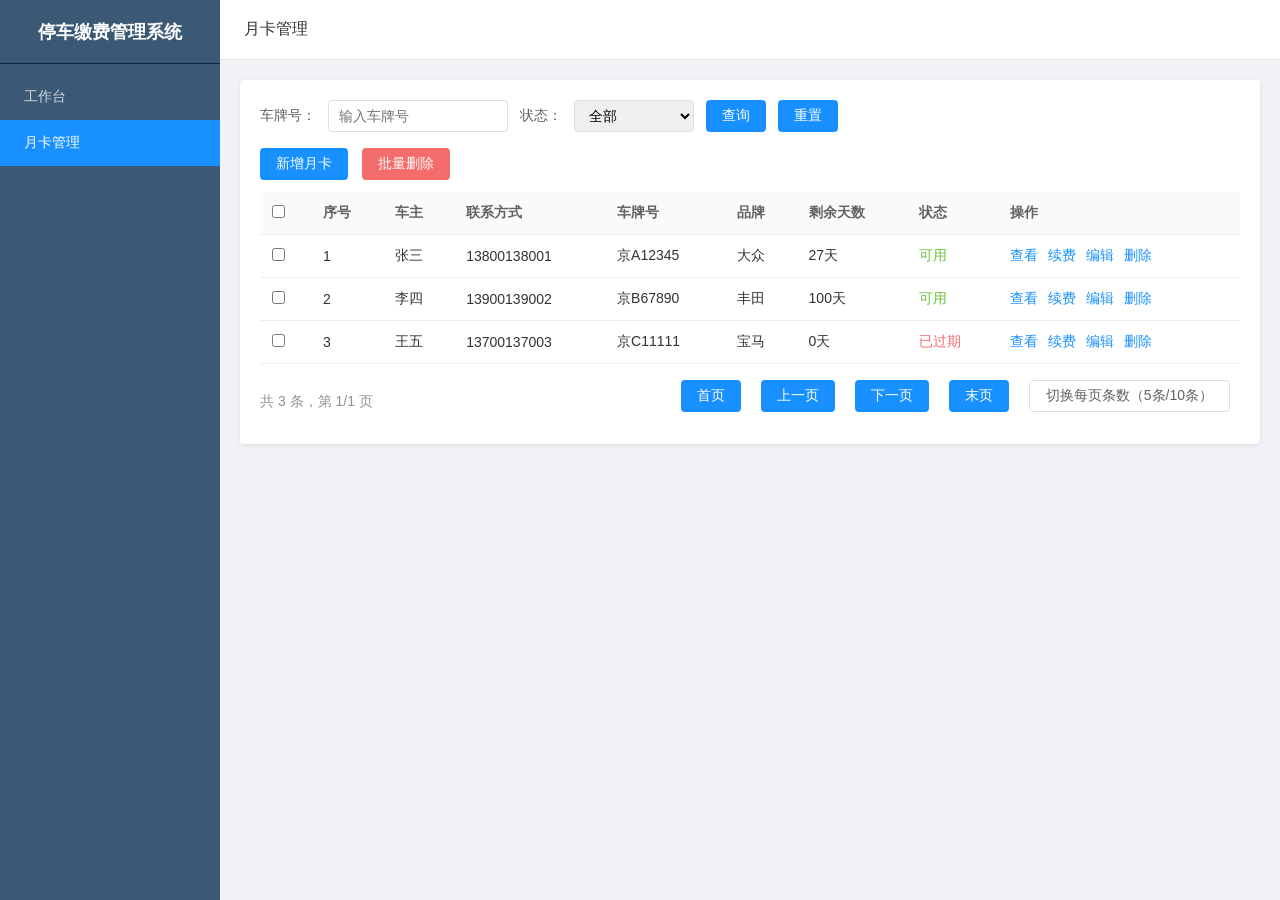
<file: html/monthCard.html>
<!DOCTYPE html>
<html lang="zh-CN">
<head>
<meta charset="UTF-8">
<title>月卡管理 - 停车缴费管理系统</title>
<link rel="stylesheet" href="../css/monthCard.css">
</head>

<body>

  <!------------------------------------------------------------- 左边侧边栏 -->
<aside class="sidebar">
  <div class="logo">停车缴费管理系统</div>
  <ul class="menu">
    <li><a href="index.html">工作台</a></li>
    <li><a href="monthCard.html" class="active">月卡管理</a></li>
  </ul>
</aside>

  <!------------------------------------------------------------- 右边内容区域 -->
<div class="content">                    
  <div class="header">月卡管理</div>    <!-- 内容区域标题 -->
  <div class="main">
    <div class="box">

      <div class="search">                    <!------------------- 查询区域 -->
        <label>车牌号：</label>
        <input type="text" id="qPlate" placeholder="输入车牌号"> <!-- 车牌号输入框 -->
        <label>状态：</label>
        <select id="qStatus"> <!-- 状态选择框 -->
          <option value="">全部</option>
          <option value="0">可用</option>
          <option value="1">已过期</option>
        </select>
        <input type="button" value="查询" onclick="onSearch()"> <!-- 查询按钮 -->
        <input type="button" value="重置" onclick="onReset()"> <!-- 重置按钮 -->
      </div>

      <div class="btns">                    <!------------------- 操作按钮区域 -->
        <button onclick="location.href='addMonthCard.html'">新增月卡</button> <!-- 新增按钮 -->
        <button class="danger" onclick="onBatchDelete()">批量删除</button> <!-- 批量删除按钮 -->
      </div>

      <table>                               <!------------------- 表格区域 -->
        <thead>
          <tr>
            <th><input type="checkbox" id="checkAll" onclick="toggleAll(this)"></th> <!-- 全选复选框 -->
            <th>序号</th>
            <th>车主</th>
            <th>联系方式</th>
            <th>车牌号</th>
            <th>品牌</th>
            <th>剩余天数</th>
            <th>状态</th>
            <th>操作</th>
          </tr>
        </thead>
        <tbody id="tb"></tbody> <!-- 表格主体区域 -->
      </table>

      <div class="pager">                    <!------------------- 分页区域 -->
        <div class="info" id="pageInfo"></div> <!-- 分页信息区域 -->
        <div class="btns">                    <!--- 分页按钮区域 -->
          <button onclick="goPage(1)">首页</button>
          <button onclick="goPage(currentPage-1)">上一页</button>
          <button onclick="goPage(currentPage+1)">下一页</button>
          <button onclick="goPage(totalPage)">末页</button>
          <button class="default" onclick="changeSize()">切换每页条数（5条/10条）  </button>
        </div>
      </div>

    </div>
  </div>
</div>

  <!------------------------------------------------------------- 隐藏弹窗 -->
<div class="mask" id="vMask">                 <!-- 查看月卡弹窗 -->
  <div class="modal">
    <h3>查看月卡</h3>
    <div class="fm">
      <div class="fi"><label>车主姓名</label><input id="vOwner" readonly></div> <!-- 车主姓名输入框 ，只读 -->
      <div class="fi"><label>联系方式</label><input id="vPhone" readonly></div> 
      <div class="fi"><label>车牌号</label><input id="vPlate" readonly></div>
      <div class="fi"><label>品牌</label><input id="vBrand" readonly></div>
      <div class="fi"><label>开始日期</label><input id="vStart" readonly></div>
      <div class="fi"><label>结束日期</label><input id="vEnd" readonly></div>
      <div class="fi"><label>支付金额</label><input id="vAmount" readonly></div>
      <div class="fi"><label>支付方式</label><input id="vPayType" readonly></div>
    </div>
    <div class="mf"><button class="default" onclick="closeMask('vMask')">关闭</button></div>
  </div>
</div>

<div class="mask" id="eMask">                 <!-- 编辑月卡弹窗 -->
  <div class="modal">
    <h3 id="eTitle">编辑月卡</h3>
    <div class="fm">
      <div class="fi"><label>车主姓名</label><input id="eOwner"></div>
      <div class="fi"><label>联系方式</label><input id="ePhone"></div>
      <div class="fi"><label>车牌号</label><input id="ePlate"></div>
      <div class="fi"><label>品牌</label><input id="eBrand"></div>
      <div class="fi"><label>开始日期</label><input id="eStart" type="date"></div>
      <div class="fi"><label>结束日期</label><input id="eEnd" type="date"></div>
      <div class="fi"><label>支付金额</label><input id="eAmount" type="number"></div>
      <div class="fi"><label>支付方式</label>
        <select id="ePayType">
          <option value="微信">微信</option>
          <option value="支付宝">支付宝</option>
          <option value="现金">现金</option>
          <option value="银行卡">银行卡</option>
        </select>
      </div>
    </div>
    <div class="mf">
      <button class="default" onclick="closeMask('eMask')">取消</button>
      <button onclick="saveE()">确定</button>
    </div>
  </div>
</div>

<script src="../js/monthCard.js"></script>

</body>
</html>
</file>
<file: css/monthCard.css>
* { margin: 0; padding: 0; box-sizing: border-box; }

body { font-family: "Microsoft YaHei", Arial, sans-serif; background: #f0f2f5; color: #333; display: flex; min-height: 100vh; font-size: 14px; }

.sidebar { width: 220px; background: #3b5975; color: #fff; flex-shrink: 0; display: flex; flex-direction: column; }
.sidebar .logo { height: 64px; line-height: 64px; text-align: center; font-size: 18px; font-weight: bold; border-bottom: 1px solid #0b2440; }
.menu { list-style: none; padding-top: 10px; }
.menu > li > a { display: block; padding: 14px 24px; color: rgba(255,255,255,.75); text-decoration: none; font-size: 14px; }
.menu > li > a:hover, .menu > li > a.active { color: #fff; background: #1890ff; }

.content { flex: 1; display: flex; flex-direction: column; }
.header { height: 60px; background: #fff; border-bottom: 1px solid #e8e8e8; display: flex; align-items: center; padding: 0 24px; font-size: 16px; }
.main { padding: 20px; }

.box { background: #fff; border-radius: 4px; padding: 20px; box-shadow: 0 1px 4px rgba(0,0,0,.08); }

.search { display: flex; gap: 12px; align-items: center; margin-bottom: 16px; flex-wrap: wrap; } /* 搜索框 */
.search label { color: #606266; } /* 搜索框标签 */
.search input, .search select { height: 32px; border: 1px solid #dcdfe6; border-radius: 4px; padding: 0 10px; font-size: 14px; outline: none; }
.search input[type=text] { width: 180px; } /* 搜索输入框 */
.search select { width: 120px; } /* 搜索下拉选择框 */

button, .search input[type=button] { height: 32px; padding: 0 16px; border: none; border-radius: 4px; cursor: pointer; font-size: 14px; background: #1890ff; color: #fff; } /* 按钮 */
button:hover, .search input[type=button]:hover { background: #40a9ff; } /* 按钮悬停 */
.btns button { margin-right: 10px; margin-bottom: 12px; } /* 按钮间距 */
button.danger { background: #f56c6c; } /* 按钮危险 */
button.danger:hover { background: #f78989; } /* 按钮危险悬停 */
button.default { background: #fff; color: #606266; border: 1px solid #dcdfe6; } /* 按钮默认 */
button.default:hover { color: #1890ff; border-color: #1890ff; } /* 按钮悬停 */

table { width: 100%; border-collapse: collapse; } /* 表格合并边框 */
th, td { padding: 12px; text-align: left; border-bottom: 1px solid #ebeef5; } /* 表格单元格边框 */
th { background: #fafafa; color: #606266; font-weight: 600; } /* 表格表头背景 */
tr:hover td { background: #f5f7fa; } /* 表格行悬停背景 */
.tag-ok { color: #67c23a; } /* 标签成功 */
.tag-end { color: #f56c6c; } /* 标签结束 */
.op { color: #1890ff; cursor: pointer; text-decoration: none; margin-right: 10px; } /* 操作按钮 */
.op:hover { text-decoration: underline; } /* 操作按钮悬停下划线 */

.pager { margin-top: 16px; display: flex; justify-content: space-between; align-items: center; } /* 分页器 */
.pager .info { color: #909399; } /* 分页器信息 */
.pager .btns button { margin-left: 6px; min-width: 32px; } /* 分页器按钮 */
.pager .btns button:disabled { background: #a0cfff; cursor: not-allowed; } /* 分页器按钮禁用 */

.mask { position: fixed; top: 0; left: 0; right: 0; bottom: 0; background: rgba(0,0,0,.5); display: none; justify-content: center; align-items: center; z-index: 1000; } /* 遮罩层 */
.mask.show { display: flex; } /* 遮罩层显示 */
.modal { background: #fff; border-radius: 6px; width: 560px; padding: 28px 32px; }  /* 弹窗 */
.modal h3 { font-size: 16px; margin-bottom: 20px; padding-bottom: 12px; border-bottom: 1px solid #ebeef5; } /* 弹窗标题 */

.fm { display: grid; grid-template-columns: 1fr 1fr; gap: 14px; } /* 表单网格 */
.fi { display: flex; flex-direction: column; } /* 表单项 */
.fi.full { grid-column: 1 / -1; } /* 表单项全宽 */
.fi label { font-size: 13px; color: #606266; margin-bottom: 4px; } /* 表单项标签 */
.fi input, .fi select { height: 32px; border: 1px solid #dcdfe6; border-radius: 4px; padding: 0 10px; font-size: 14px; outline: none; } /* 表单项输入框 */
.fi input[readonly] { background: #f5f7fa; } /* 表单项只读输入框 */

.mf { margin-top: 22px; text-align: right; } /* 表单提交按钮 */
.mf button { margin-left: 10px; } /* 表单提交按钮间距 */
</file>
